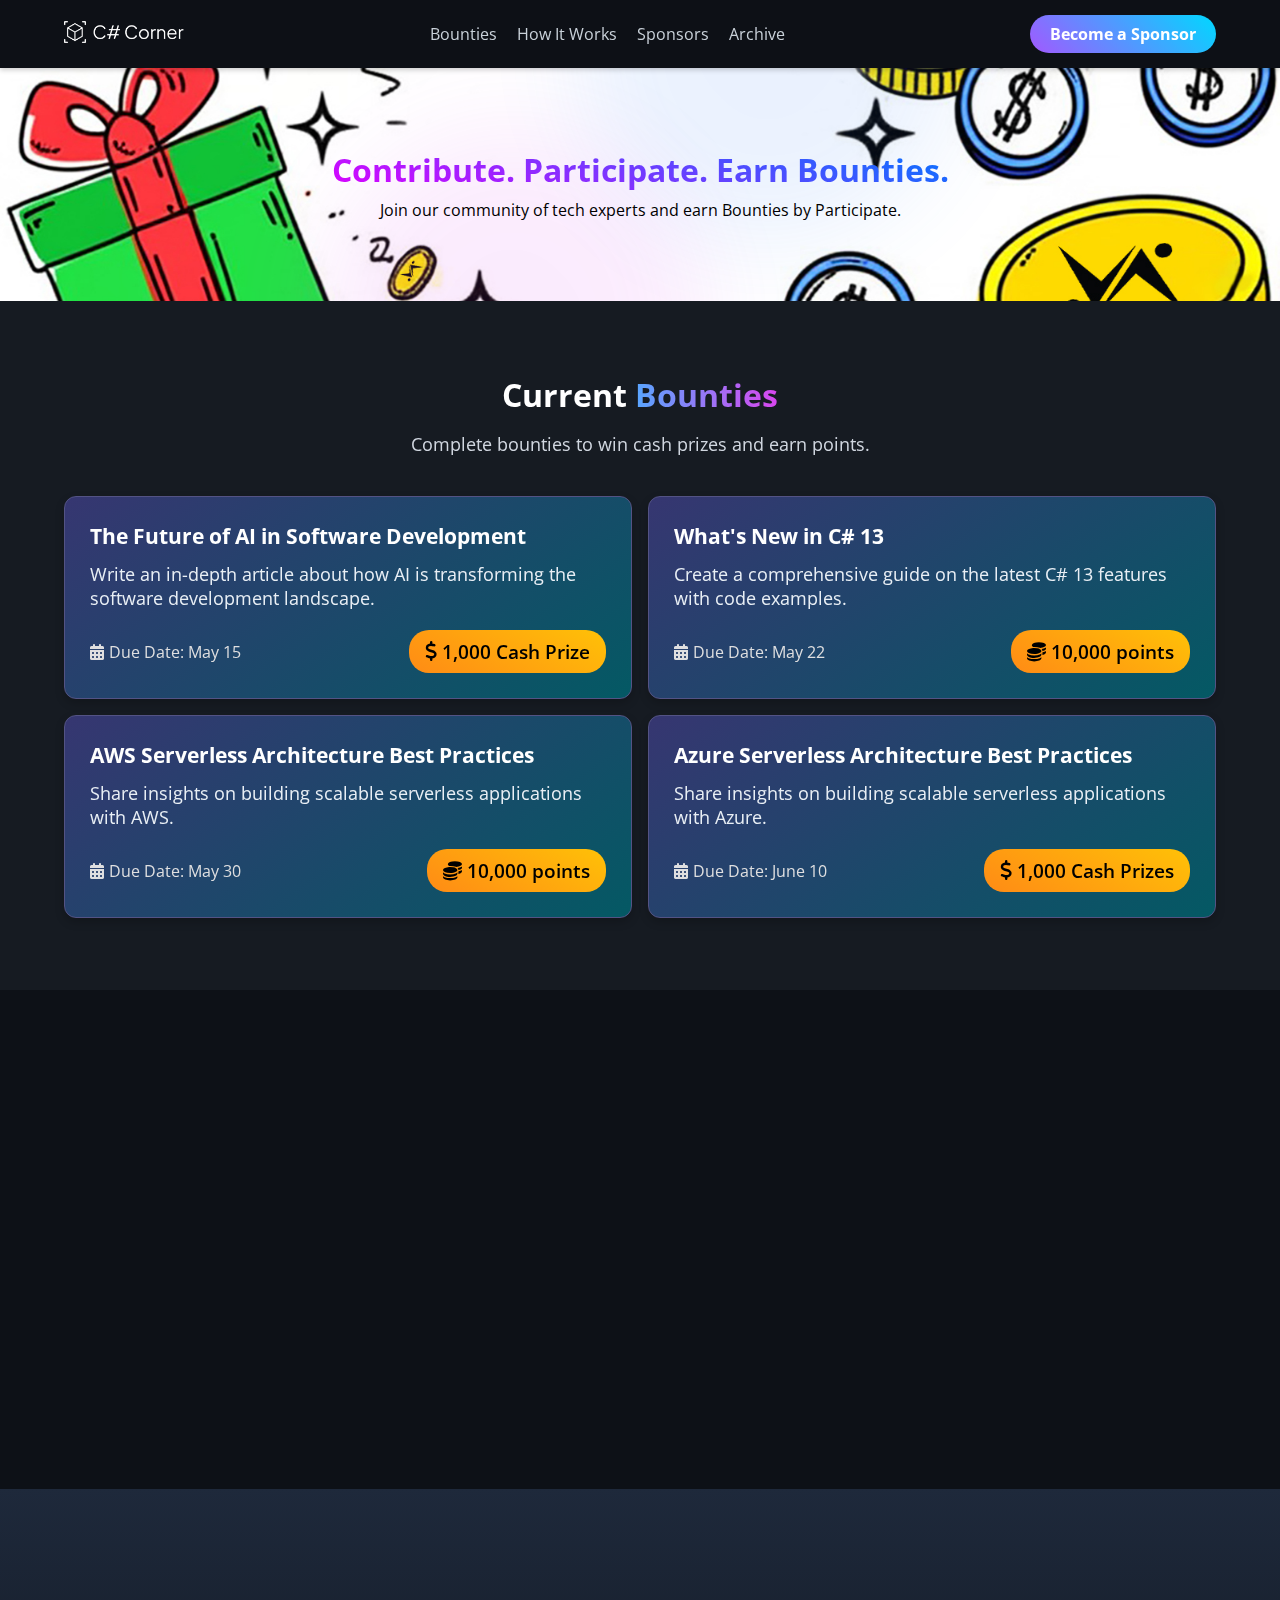
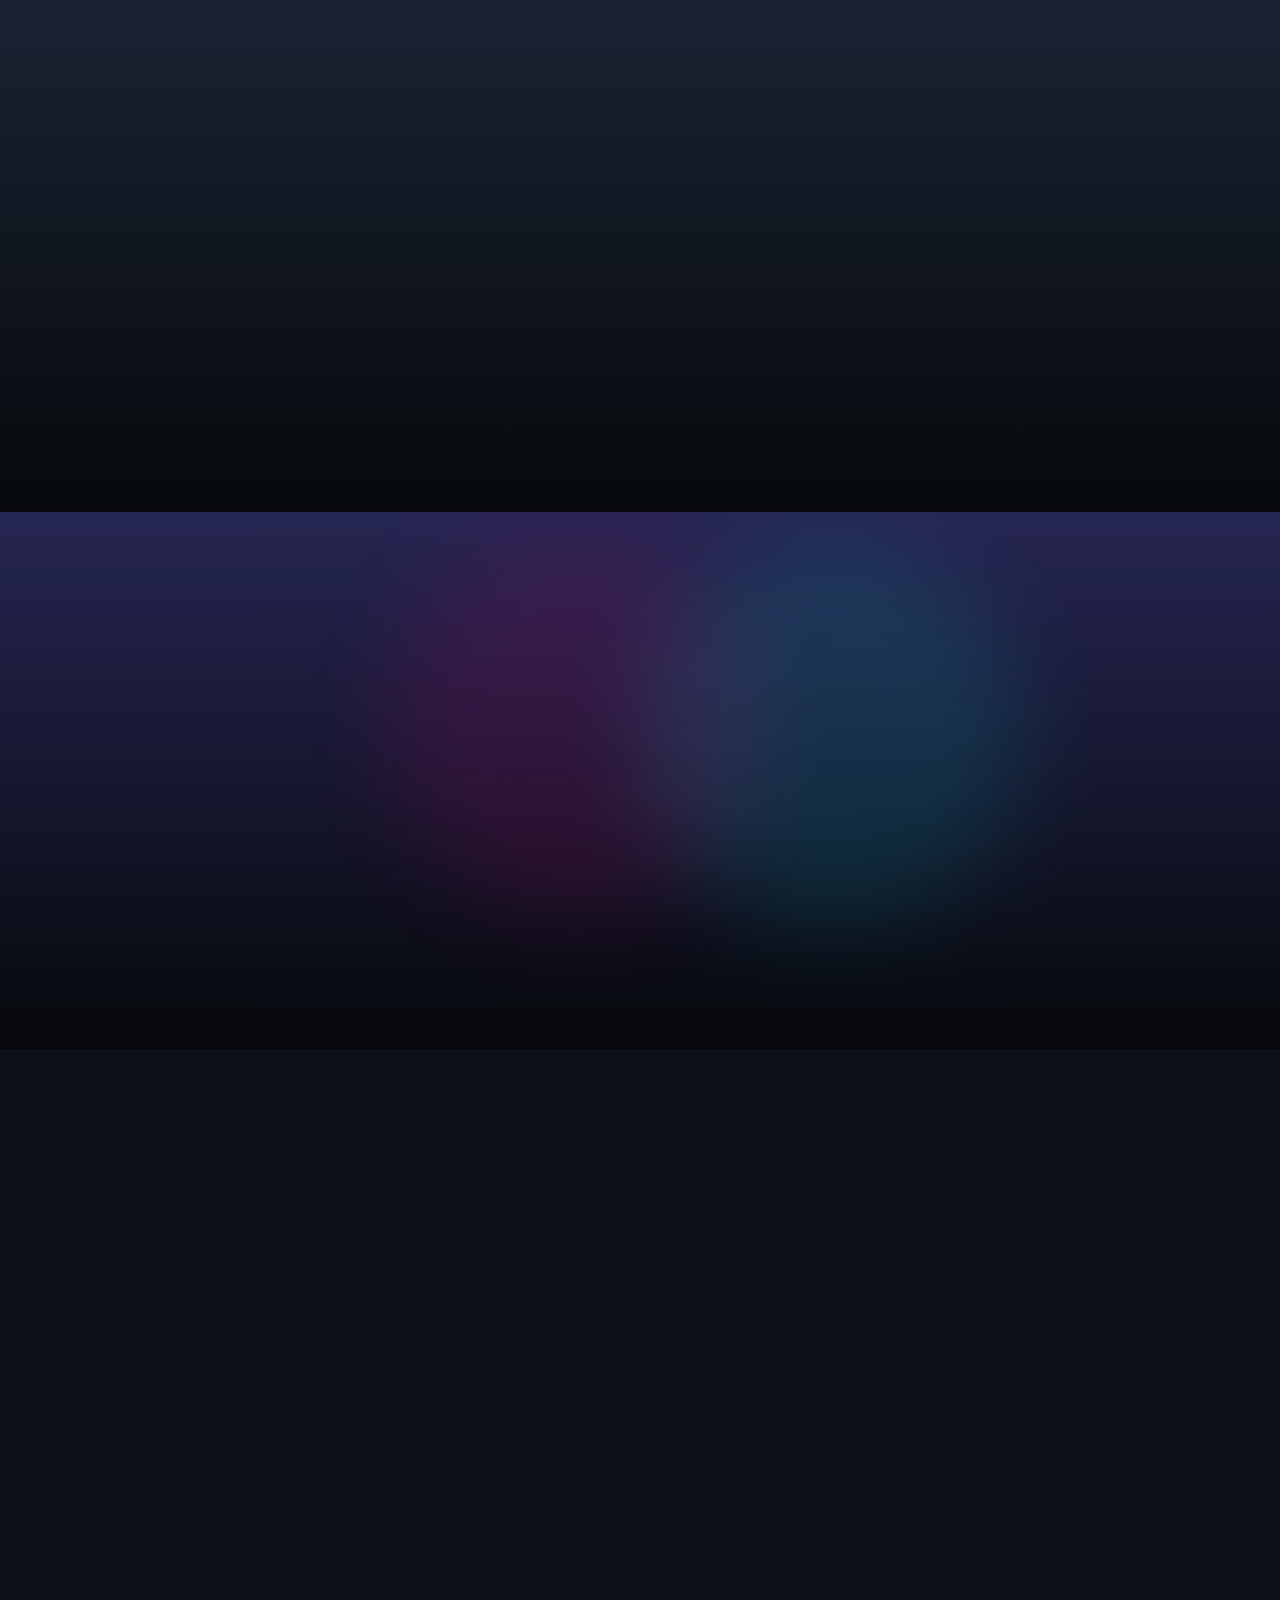
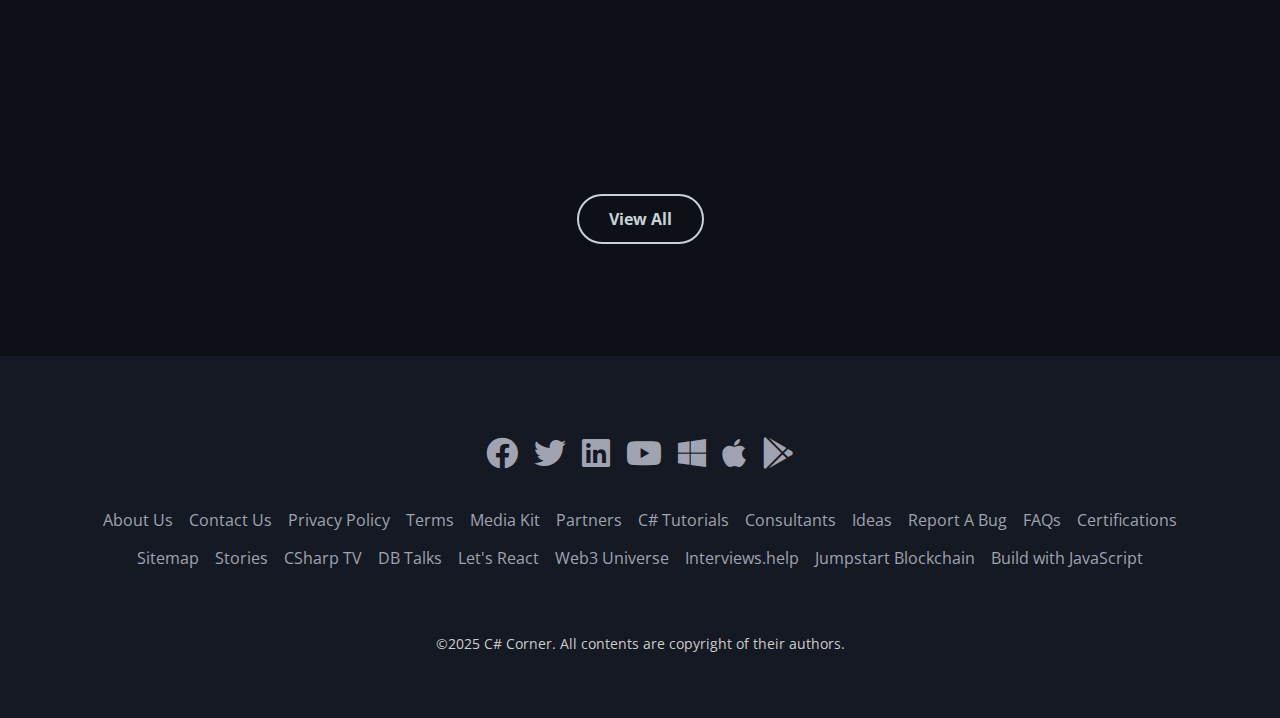
<file: index.html>
<!DOCTYPE html>
<html lang="en">
<head>
    <meta charset="UTF-8">
    <meta name="viewport" content="width=device-width, initial-scale=1.0">
    <title>C# Corner - Bounty</title>
    <link rel="stylesheet" href="https://cdnjs.cloudflare.com/ajax/libs/font-awesome/6.0.0-beta3/css/all.min.css">
    <link href="https://unpkg.com/aos@2.3.1/dist/aos.css" rel="stylesheet">
    <link rel="stylesheet" href="styles.css">
</head>
<body>
    <!-- Navigation Header -->
    <header class="navbar">
        <div class="container">
            <div class="logo">
                <a href="index.html">
                    <img src="images/logo-white.png" alt="logo" class="logo-img">
                </a>
            </div>
            <ul class="nav-links">
                <li><a href="#bounties">Bounties</a></li>
                <li><a href="#how-it-works">How It Works</a></li>
                <li><a href="#sponsors">Sponsors</a></li>
                <li><a href="#archive">Archive</a></li>
            </ul>
            <a href="#" class="btn sign-in">Become a Sponsor</a>
            <div class="menu-toggle">
                <i class="fas fa-bars"></i>
                <i class="fas fa-x"></i>
              </div>
        </div>
    </header>

   <!-- Hero Section -->
   <section id="hero" class="hero-section">
    <div class="glow-wrapper">
        <div class="glow-circle purple-glow"></div>
        <div class="glow-circle blue-glow"></div>
      </div>
    <div class="container">
        <h1><span class="highlight">Contribute. Participate. Earn Bounties.</span></h1>
        <p>Join our community of tech experts and earn Bounties by Participate.</p>
    </div>
</section>

    <!-- Current Bounty Challenges Section -->
    <section id="bounties" class="bounty-challenges">
        <div class="container">
            <h2 class="section-title aos-init aos-animate" data-aos="fade-up">Current <span class="highlight">Bounties</span></h2>
            <p class="text-center aos-init aos-animate" data-aos="fade-up" data-aos-delay="100">
                Complete bounties to win cash prizes and earn points.
            </p>
            <div class="cards">
                <a href="bounty-details-page.html" class="card aos-init aos-animate" data-aos="fade-up">
                    <h3 class="title">The Future of AI in Software Development</h3>
                    <p class="descriptions">Write an in-depth article about how AI is transforming the software development landscape.</p>
                    <div class="card-footer">
                        <div class="prize"><i class="fas fa-dollar"></i> 1,000 Cash Prize</div>
                        <div class="date">
                            <i class="fas fa-calendar-alt"></i>
                            <span>Due Date: May 15</span>
                        </div>
                    </div>
                    <!-- <a href="#" class="btn small secondary">Participate Now</a> -->
                </a>
                <a  href="bounty-details-page.html" class="card aos-init aos-animate" data-aos="fade-up">
                    <h3 class="title">What's New in C# 13</h3>
                    <p class="descriptions">Create a comprehensive guide on the latest C# 13 features with code examples.</p>
                    <div class="card-footer">
                        <div class="prize"><i class="fas fa-coins"></i> 10,000 points</div>
                        <div class="date">
                            <i class="fas fa-calendar-alt"></i>
                            <span>Due Date: May 22</span>
                        </div>
                    </div>
                    <!-- <a href="#" class="btn small secondary">Participate Now</a> -->
                </a>
                <a href="bounty-details-page.html" class="card aos-init aos-animate" data-aos="fade-up" data-aos-delay="100">
                    <h3 class="title">AWS Serverless Architecture Best Practices</h3>
                    <p class="descriptions">Share insights on building scalable serverless applications with AWS.</p>
                    <div class="card-footer">
                        <div class="prize"><i class="fas fa-coins"></i>  10,000 points</div>
                        <div class="date">
                            <i class="fas fa-calendar-alt"></i>
                            <span>Due Date: May 30</span>
                        </div>
                    </div>
                    <!-- <a href="#" class="btn small secondary">Participate Now</a> -->
                </a>
                <a href="bounty-details-page.html" class="card aos-init aos-animate" data-aos="fade-up" data-aos-delay="200">
                    <h3 class="title">Azure Serverless Architecture Best Practices</h3>
                    <p class="descriptions">Share insights on building scalable serverless applications with Azure.</p>
                    <div class="card-footer">
                        <div class="prize"><i class="fas fa-dollar"></i> 1,000 Cash Prizes</div>
                        <div class="date">
                            <i class="fas fa-calendar-alt"></i>
                            <span>Due Date: June 10</span>
                        </div>
                    </div>
                    <!-- <a href="#" class="btn small secondary">Participate Now</a> -->
                </a>
            </div>
        </div>
    </section>

    <!-- How It Works Section -->
    <section id="how-it-works" class="how-it-works">
        <div class="container">
            <h2 class="section-title aos-init aos-animate" data-aos="fade-up">How <span class="highlight">It Works</span></h2>
            <p class="text-center aos-animate" data-aos="fade-up" data-aos-delay="100">Contributing to our tech bounty program is simple. Follow these steps to start earning rewards for your knowledge.</p>
            <div class="cards">
                <div class="card aos-init aos-animate" data-aos="fade-up" data-aos-delay="200">
                    <div class="icon gbg-1">
                        <i class="fas fa-search"></i>
                    </div>
                    <h3>Choose a Bounty</h3>
                    <p>Browse our list of available bounties and select one that matches your expertise and interests.</p>
                </div>
                <div class="card aos-init aos-animate" data-aos="fade-up" data-aos-delay="300">
                    <div class="icon gbg-2">
                        <i class="fas fa-pencil-alt"></i>
                    </div>
                    <h3>Participate</h3>
                    <p>Write a high-quality, original article, eBook, or tutorial videos addressing the bounty requirements.</p>
                </div>
                <div class="card aos-init aos-animate" data-aos="fade-up" data-aos-delay="500">
                    <div class="icon gbg-4">
                        <i class="fas fa-gift"></i>
                    </div>
                    <h3>Earn Rewards</h3>
                    <p>Approved submissions earn reward points that can be redeemed for cash or exclusive perks.</p>
                </div>
            </div>
        </div>
    </section>

    <!-- Sponsor Section -->
    <section id="sponsors" class="sponsor bg-gradient-1">
        <div class="container">
            <h2 class="section-title aos-init aos-animate" data-aos="fade-up">
                💎 Diamond <span class="highlight">Sponsor</span>
            </h2>
            <p class="text-center aos-init aos-animate" data-aos="fade-up" data-aos-delay="100">
                Our premium sponsor helps make these bounties possible by supporting the tech community.
            </p>
            <div class="sponsor-cards">
            <div class="sponsor-card aos-init aos-animate"  data-aos="fade-up" data-aos-delay="200">
                <div class="sponsor-content">
                    <img src="images/sharp-logo.png" alt="" class="sponsor-logo">
                    <p>
                        Sharp Economy is an intelligent, AI-powered, and decentralized blockchain ecosystem designed for growth-focused businesses, brands, and communities that want to tokenize and reward their existing customers and users. Its primary objective is to foster member growth through innovative models such as Learn2Earn and Spend2Grow. Gamifying continuous learning, engagement, and member growth is the core goal of Sharp Economy.  
                    </p>
                    <div class="sponsor-buttons">
                        <button class="btn small secondary">Visit Website</button>
                        <button class="btn small primary ">Become a Sponsor</button>
                    </div>
                </div>
            </div>
        </div>
        </div>
    </section>


<!-- Coming Soon Section -->
<section id="coming-soon" class="coming-soon bg-gradient-2">
    <div class="glow-wrapper">
        <div class="glow-circle pink-glow"></div>
        <div class="glow-circle cyan-glow"></div>
      </div>
    <div class="container">
        <div class="coming-soon-inner aos-init aos-animate" data-aos="fade-up" data-aos-delay="100">
            <div class="coming-soon-content">
                <div class="tag">Special Bounty Launching Soon - mark your calendars!</div>
                <div class="notify-heading">Postmark: Inbox Innovators</div>
                <p class="description">
                  The email delivery service that people actually like! Join us for a special bounty event focused on email innovation,
                  best practices, and next-gen communication strategies.
                </p>
            
                <div class="info-row">
                  <span><svg xmlns="http://www.w3.org/2000/svg" width="24" height="24" viewBox="0 0 24 24" fill="none" stroke="currentColor" stroke-width="2" stroke-linecap="round" stroke-linejoin="round"><circle cx="12" cy="12" r="10"></circle><polyline points="12 6 12 12 16 14"></polyline></svg>
                     Starts in 16 days</span>
                  <span class="cash"><i class="fas fa-dollar"></i> 50 Cash Prize</span>
                </div>
            </div>
            
        <div class="countdown">
          <div class="number">16</div>
          <div class="label">Days Left</div>
        </div>
    
        <div class="divider"></div>
    
        <div class="notify">
          <span><strong>Mark your calendars!</strong> Registration opens next week.</span>
          <button class="btn small primary">Add to Calendar</button>
        </div>
    </div>
      </div>
</section>

    <!-- Archive Section -->
    <section id="archive" class="past-bounties">
        <div class="container">
            <h2 class="section-title aos-init aos-animate" data-aos="fade-up">Past <span class="highlight">Bounties</span></h2>
            <p class="text-center aos-init aos-animate" data-aos="fade-up" data-aos-delay="100">Check out these completed bounties and read the winning submissions to see what makes great content.</p>
            <div class="cards">
                <a href="bounty-details-page.html" class="card aos-init aos-animate" data-aos="fade-up" data-aos-delay="200">
                    <h3 class="title">Mastering Kubernetes for DevOps</h3>
                    <p class="descriptions">Explore the best practices for deploying and managing Kubernetes clusters in production.</p>
                </a>
                <div class="card aos-init aos-animate" data-aos="fade-up" data-aos-delay="300">
                    <h3 class="title">Building Scalable Microservices</h3>
                    <p class="descriptions">Learn how to design and implement scalable microservices architectures.</p>
                </div>
                <a href="bounty-details-page.html" class="card aos-init aos-animate" data-aos="fade-up" data-aos-delay="400">
                    <h3 class="title">Introduction to Quantum Computing</h3>
                    <p class="descriptions">Dive into the basics of quantum computing and its potential applications.</p>
                </a>
                <a href="bounty-details-page.html" class="card aos-init aos-animate" data-aos="fade-up" data-aos-delay="500">
                    <h3 class="title">Optimizing React Applications</h3>
                    <p class="descriptions">Discover techniques to improve the performance of React-based web applications.</p>
                </a>
                <a href="bounty-details-page.html" class="card aos-init aos-animate" data-aos="fade-up" data-aos-delay="600">
                    <h3 class="title">Cybersecurity Essentials</h3>
                    <p class="descriptions">Understand the key principles and practices for securing modern applications.</p>
                </a>
                <a href="bounty-details-page.html" class="card aos-init aos-animate" data-aos="fade-up" data-aos-delay="700">
                    <h3 class="title">AI-Powered Chatbots</h3>
                    <p class="descriptions">Learn how to build intelligent chatbots using natural language processing techniques.</p>
                </a>
            </div>
            <div class="cta-buttons">
                <button class="btn secondary">View All</button>
            </div>
        </div>
    </section>

    <!-- Footer Section -->
    <footer class="footer bg-dark">
        <div class="container">
          <div class="footer-social-icons">
            <a href="#"><i class="fab fa-facebook"></i></a>
            <a href="#"><i class="fab fa-twitter"></i></a>
            <a href="#"><i class="fab fa-linkedin"></i></a>
            <a href="#"><i class="fab fa-youtube"></i></a>
            <a href="#"><i class="fab fa-windows"></i></a>
            <a href="#"><i class="fab fa-apple"></i></a>
            <a href="#"><i class="fab fa-google-play"></i></a>
          </div>
      
          <div class="footer-links">
            <a href="#">About Us</a>
            <a href="#">Contact Us</a>
            <a href="#">Privacy Policy</a>
            <a href="#">Terms</a>
            <a href="#">Media Kit</a>
            <a href="#">Partners</a>
            <a href="#">C# Tutorials</a>
            <a href="#">Consultants</a>
            <a href="#">Ideas</a>
            <a href="#">Report A Bug</a>
            <a href="#">FAQs</a>
            <a href="#">Certifications</a>
            <a href="#">Sitemap</a>
            <a href="#">Stories</a>
            <a href="#">CSharp TV</a>
            <a href="#">DB Talks</a>
            <a href="#">Let's React</a>
            <a href="#">Web3 Universe</a>
            <a href="#">Interviews.help</a>
            <a href="#">Jumpstart Blockchain</a>
            <a href="#">Build with JavaScript</a>
          </div>
          
          <div class="footer-bottom">
            <p>©2025 C# Corner. All contents are copyright of their authors.</p>
          </div>
        </div>
      </footer>

    
  <script src="https://unpkg.com/aos@2.3.1/dist/aos.js"></script>
  <script>
    AOS.init();

    // Select all navbar links
    const navLinks = document.querySelectorAll('.nav-links a');
    const sections = document.querySelectorAll('section');

    // Function to update active class based on scroll position
    function updateActiveLink() {
        let currentSection = '';

        sections.forEach(section => {
            const sectionTop = section.offsetTop - 50; // Adjust for navbar height
            if (window.scrollY >= sectionTop) {
                currentSection = section.getAttribute('id');
            }
        });

        navLinks.forEach(link => {
            link.classList.remove('active');
            if (link.getAttribute('href').substring(1) === currentSection) {
                link.classList.add('active');
            }
        });
    }

    // Add scroll event listener
    window.addEventListener('scroll', updateActiveLink);


    const menuToggle = document.querySelector('.menu-toggle');
  const navLink = document.querySelector('.navbar');

  menuToggle.addEventListener('click', () => {
    navLink.classList.toggle('show-menu');
  });

  </script>
</body>
</html>
</file>
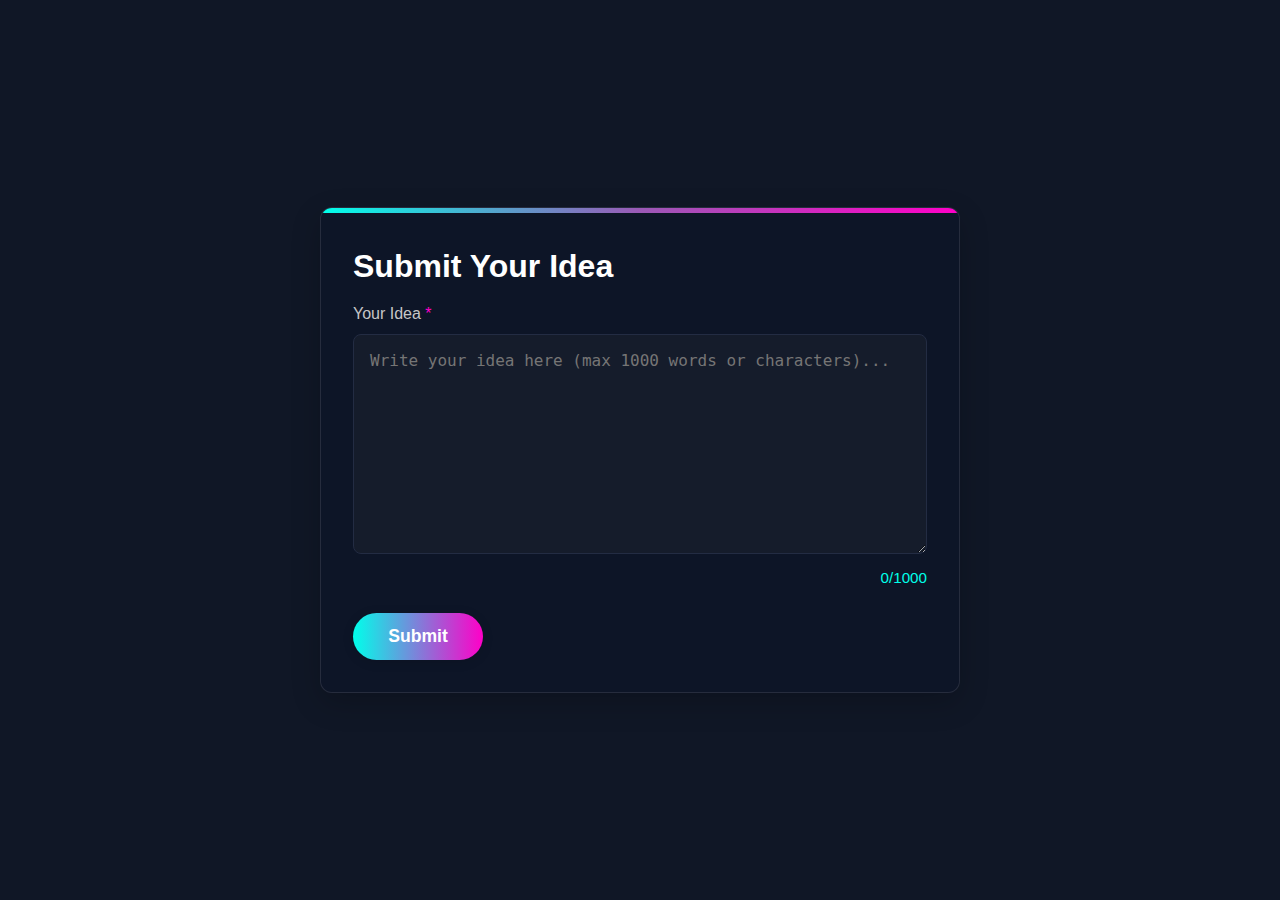
<file: submit-bounties.html>
<!DOCTYPE html>
<html lang="en">
<head>
  <meta charset="UTF-8">
  <title>Submit Bounty Entry</title>
  <meta name="viewport" content="width=device-width, initial-scale=1.0">
  <style>
    * {
      box-sizing: border-box;
      margin: 0;
      padding: 0;
    }
    body {
      background: #101726;
      font-family: "Open Sans", -apple-system, BlinkMacSystemFont, 'Segoe UI', Roboto, Oxygen, Ubuntu, Cantarell, 'Open Sans', 'Helvetica Neue', sans-serif;
      color: #e9eff5;
      min-height: 100vh;
      margin: 0;
      display: flex;
      align-items: center;
      justify-content: center;
    }
    .bounty-form-container {
      position: relative;
      overflow: hidden;
      background: rgba(13, 20, 40, 0.65);
      border: 1px solid rgba(255, 255, 255, 0.1);
      box-shadow: 0 10px 30px rgba(0, 0, 0, 0.2);
      padding: 2.5rem 2rem 2rem 2rem;
      width: 100%;
      max-width: 640px;
      margin: 2rem;
      border-radius: 12px;
    }
     .bounty-form-container::before {
      content: '';
      position: absolute;
      top: 0;
      left: 0;
      width: 100%;
      height: 5px;
      background: linear-gradient(90deg, #00ffea, #9b59b6, #ff00c8);
    z-index: 1;
}
    .bounty-form-container h2 {
      margin-top: 0;
      margin-bottom: 1.2rem;
      font-size: 2rem;
      font-weight: 700;
      color: #fff
    }
    .bounty-form{
      width: 100%;
    }
    .bounty-form label {
      display: block;
      margin-bottom: 0.7rem;
      font-size: 1rem;
      color: #c6c6c6;
    }
    .bounty-form textarea {
      width: 100%;
      min-height: 220px;
      max-height: 540px;
      resize: vertical;
      border-radius: 8px;
      border: 1.5px solid #232c43;
      background: #151c2b;
      color: #e9eff5;
      font-size: 1rem;
      padding: 1rem;
      margin-bottom: 0.7rem;
      outline: none;
      transition: border 0.2s;
    }
    .bounty-form textarea:focus {
      border: 1.5px solid #00ffea;
    }
    .bounty-form .char-count {
      text-align: right;
      font-size: 0.95rem;
      color: #00ffea;
      margin-bottom: 1.2rem;
    }
    .bounty-form button[type="submit"] {
      background: linear-gradient(90deg, #00ffea, #ff00c8);
      color: #fff;
      border: none;
      border-radius: 24px;
      padding: 0.8rem 2.2rem;
      font-size: 1.1rem;
      font-weight: 600;
      cursor: pointer;
      transition: background 0.2s;
      box-shadow: 0 2px 12px rgba(0,0,0,0.12);
      margin-top: 0.5rem;
    }
    .bounty-form button[type="submit"]:hover {
      background: linear-gradient(90deg, #ff00c8, #00ffea);
    }
  </style>
</head>
<body>
  <div class="bounty-form-container">
    <h2>Submit Your Idea</h2>
    <form class="bounty-form" id="bountyForm">
      <label for="bountyEntry">Your Idea <span style="color:#ff00c8;">*</span></label>
      <textarea id="bountyEntry" name="bountyEntry" maxlength="1000" required placeholder="Write your idea here (max 1000 words or characters)..."></textarea>
      <div class="char-count" id="charCount">0/1000</div>
      <button type="submit" id="SubmitIdeaBTN">Submit</button>
    </form>
  </div>
  <script>
    const textarea = document.getElementById('bountyEntry');
    const charCount = document.getElementById('charCount');
    const MAX_WORDS = 1000;
    const MAX_CHARS = 12000; // Allow enough characters for 1000+ words

    textarea.setAttribute('maxlength', MAX_CHARS);

   textarea.addEventListener('input', function(e) {
      let words = this.value.trim().split(/\s+/).filter(Boolean);
      if (words.length > MAX_WORDS) {
        // Only keep the first MAX_WORDS words, no trailing space
        const allowed = words.slice(0, MAX_WORDS).join(' ');
        this.value = allowed;
        // Move cursor to end
        this.selectionStart = this.selectionEnd = this.value.length;
        words = allowed.trim().split(/\s+/).filter(Boolean);
      }
      // Prevent adding space or any character after limit
      if (words.length === MAX_WORDS) {
        // If user tries to add a space or any character, block it
        const lastChar = this.value[this.value.length - 1];
        if (/\s/.test(lastChar)) {
          this.value = this.value.trimEnd();
          this.selectionStart = this.selectionEnd = this.value.length;
        }
      }
      charCount.textContent = `${words.length}/${MAX_WORDS} words`;
    });

    // Prevent form submission (demo only)
    document.getElementById('bountyForm').addEventListener('submit', function(e) {
      e.preventDefault();
      alert('Your bounty entry has been submitted!');
      textarea.value = '';
      charCount.textContent = `0/${MAX_WORDS} words`;
    });
  </script>

 
</body>
</html>
</file>
<file: styles.css>
@import url('https://fonts.googleapis.com/css2?family=Open+Sans:ital,wght@0,300..800;1,300..800&display=swap');
* {
    margin: 0;
    padding: 0;
    box-sizing: border-box;
    font-family: "Open Sans", -apple-system, BlinkMacSystemFont, 'Segoe UI', Roboto, Oxygen, Ubuntu, Cantarell, 'Open Sans', 'Helvetica Neue', sans-serif;
}
a {
    text-decoration: none;
    color: inherit;
}
.text-center {
    text-align: center !important;
}
.text-left {
    text-align: left !important;
}
.text-right {
    text-align: right !important;
}

section{
    padding:4.5rem 0;
}
.section-title {
    font-size: 2rem;
    margin-bottom: 1rem;
    color: #fff;
    text-align: center;
}
.section-title  .highlight {
    color: transparent;
    background: linear-gradient(90deg, #58a6ff, #d946ef);
    -webkit-background-clip: text;
    -webkit-text-fill-color: transparent;
}
.gbg-1{
    background:linear-gradient(135deg, #00abff, #c806e2)
  }
  .gbg-2{
    background:linear-gradient(135deg, #00ffcc, #3a47d5)
  }
  .gbg-3{ 
    background: linear-gradient(135deg, #00d2ff, #3a47d5)
  }
  .gbg-4{
    background: linear-gradient(135deg, #e91e63, #ff758c)
  }
  .gbg-5{
    background:linear-gradient(135deg, #ff758c, #ab0bc9)
  }
  .gbg-6{
    background: linear-gradient(135deg, #c806e2, #00abff)
  }
  .gbg-7{
    background: linear-gradient(135deg, #00abff, #c806e2)
  }
  .gbg-8{
    background: linear-gradient(135deg, #3a47d5, #00ffcc)
  }
  .gbg-9{
    background: linear-gradient(135deg, #ab0bc9, #ff758c)
  }
  .gbg-10{
    background: linear-gradient(135deg, #00abff, #c806e2)
  }
  .bg-gradient-1{
    background: linear-gradient(0deg, rgb(0 0 0 / 47%), #1e293b);
  }
  .bg-gradient-2{
    background: linear-gradient(0deg, rgb(0 0 0 / 47%), #262653);
  }
  .bg-gradient-3{
    background: linear-gradient(0deg, rgb(0 0 0 / 47%), #400a41);
  }
  .bg-gradient-4{
    background: linear-gradient(0deg, rgb(0 0 0 / 47%), #1e293b);
  }


.btn {
    padding: 12px 30px;
    font-size: 1rem;
    border-radius: 25px;
    transition: all 0.3s ease;
    font-weight: bold;
    cursor: pointer;
}

 .btn.primary {
    background:linear-gradient(135deg, #258da1, #5600c4);
    color: #ffffff;
    border: none;
}

 .btn.primary:hover {
    background: linear-gradient(135deg, #a259ff, #00d8ff);
}

.btn.secondary {
    background: transparent;
    color: #c9d1d9;
    border: 2px solid #c9d1d9;
}

.btn.secondary:hover {
    color: #58a6ff;
    border-color: #58a6ff;
}
.btn.small{
    font-size: 14px;
    padding: 8px 16px;
}

html {
    scroll-behavior: smooth; 
    font-size: 16px;
}

body {
    margin: 0;
    font-family: 'Roboto', sans-serif;
    background-color: #0d1117;
    color: #c9d1d9; 
}

.container {
    width: 90%;
    max-width: 1280px;
    margin: 0 auto;
}

/* Navigation Header */
header.navbar {
    background-color: #0d1117ab; 
    padding: 15px 0;
    box-shadow: 0 2px 5px rgba(0, 0, 0, 0.2);
    position: sticky;
    top: 0;
    z-index: 1000;
    backdrop-filter: blur(10px);
}

.navbar .container {
    display: flex;
    justify-content: space-between;
    align-items: center;
}

.logo img{
   width: 120px;
}


.nav-links {
    list-style: none;
    display: flex;
    gap: 20px;
    margin: 0;
    padding: 0;
}

.nav-links li {
    display: inline;
}

.nav-links a {
    text-decoration: none;
    color: #c9d1d9;
    font-size: 1rem;
    transition: color 0.3s ease;
}

.nav-links a:hover {
    color: #58a6ff;
}
.nav-links a.active {
  color: #00fff0; /* Highlight color for active link */
  border-bottom: 2px solid #00fff0; /* Optional underline */
}
.btn.sign-in {
    color: #ffffff;
    padding: 8px 20px;
    border: none;
    border-radius: 20px;
    background: linear-gradient(-135deg, #00d8ff, #a259ff); 
    font-size: 1rem;
    cursor: pointer;
    transition: transform 0.2s ease, box-shadow 0.2s ease;
}

.btn.sign-in:hover {
    background: linear-gradient(135deg, #00d8ff, #a259ff); 
   
}
.menu-toggle, .fa-x, .navbar.show-menu .fa-bars{
  display: none;
  font-size: 24px;
  cursor: pointer;
}

/* Hero Section */
.glow-wrapper {
    position: absolute;
    top: 0;
    left: 0;
    right: 0;
    bottom: 0;
    overflow: hidden;
    z-index: 0;
  }
  
  .glow-circle {
    position: absolute;
    width: 24rem; /* 96 * 0.25rem = 24rem */
    height: 24rem;
    border-radius: 50%;
    filter: blur(48px); /* Tailwind's blur-3xl is about 48px */
    animation: pulseSlow 6s ease-in-out infinite;
    opacity: 0.1;
  }
  
  .purple-glow {
    top: 25%;
    left: 25%;
    background-color: #d946ef; /* neon-purple equivalent */
  }
  
  .blue-glow {
    bottom: 25%;
    right: 25%;
    background-color: #3b82f6; /* neon-blue equivalent */
  }
  .pink-glow {
    top: 25%;
    left: 30%;
    background-color: #ff0084; /* neon-purple equivalent */
  }
  
  .cyan-glow {
    bottom:18%;
    right: 20%;
    background-color: #00ffff; /* neon-blue equivalent */
  }
  /* Custom animation */
  @keyframes pulseSlow {
    0%, 100% {
      transform: scale(1);
      opacity: 0.1;
    }
    50% {
      transform: scale(1.05);
      opacity: 0.2;
    }
  }

  
.hero-section {
    padding: 5rem 0;
    /* background: radial-gradient(circle at center, #0d1117, #161b22); */
    text-align: center;
    color: #ffffff;
    position: relative;
    background: url(images/hero-banner.jpg) no-repeat;
    background-position: center center;
    background-size: cover;
    max-width: 1280px;
    margin: auto;
}
.hero-section .container{
    position: relative;
    z-index: 1; /* Ensure text is above the background */
}
.hero-section h1 {
    font-size: 2rem;
    font-weight: bold;
    margin-bottom: 0.5rem;
    color: #ffffff;
}

.hero-section h1 .highlight {
    background: linear-gradient(197deg, #0077ff, #de00ff);
    -webkit-background-clip: text;
    -webkit-text-fill-color: transparent;
}

.hero-section p {
    font-size: 1rem;
    color: #000;
}

.cta-buttons {
    margin-top: 40px;
    margin-bottom: 40px;
    display: flex;
    justify-content: center;
    gap: 20px;
} 

/* Bounty Challenges Section */
.bounty-challenges {
    background-color: #161b22; /* Slightly lighter section background */
}
.bounty-challenges .cards, .past-bounties .cards{
    display: grid;
    grid-template-columns: repeat(auto-fit, minmax(600px, 1fr));
    gap: 1rem;
    position: relative;
}
.bounty-challenges .card, .past-bounties .cards{
    width: auto;
}

.bounty-challenges p {
    font-size: 1.1rem;
    margin-bottom: 35px;
    color: #d1d7e0;
}
.prize {
  font-size: 1.2rem;
  font-weight: 600;
  color: rgb(0 0 0);
  background: linear-gradient(30deg, #ff8b15, #FFC107);
  padding: 0.5rem 1rem;
  border-radius: 20px;
}
.date{
    display: flex;
    align-items: center;
    gap:5px;
    line-height: 14px;
}
.date svg{
    width: 16px;
    height: 16px;
}
.cards {
    display: grid;
    grid-template-columns: repeat(auto-fit, minmax(333px, 1fr));
    gap: 1rem;
    margin-top: 40px;
}

.card {
    background: linear-gradient(325deg, rgb(4, 89, 100), #363671);
    padding: 25px;
    border-radius: 12px;
    width: auto;
    text-align: left;
    box-shadow: 0 4px 10px rgba(0, 0, 0, 0.2);
    transition: transform 0.2s ease, box-shadow 0.2s ease;
    border: 1px solid #535384;
    position: relative;
    transition: all 0.3s ease;
    cursor: pointer;
}

.card:hover {
  border-color:#b2b2ff;
  background: linear-gradient(325deg, rgb(1, 111, 126), #474790);
  /* background: linear-gradient(-90deg, rgb(0 0 0 / 47%), #262653); */
}
.past-bounties .card {
  background: #201e30 !important;
}
.card h3 {
    font-size: 1.3rem;
    margin-bottom: 12px;
    color: #ffffff;
}

.card p {
    font-size: 1.1rem;
    margin-bottom: 20px;
    color: #e9eff5 ;
    min-height: 40px;
}

.card-footer {
    display: flex;
    flex-direction: row-reverse;
    justify-content:space-between;
    align-items: center;
    gap: 1rem;
    font-size: 1rem;
    color: #dfdfe0;
}
.card .btn.small{
  display: none;
}


/* Community Highlights Section - Dark Theme */
.community-highlights {
    background-color: #161b22; /* Dark background */
    padding: 60px 20px;
    color: #c9d1d9; /* Light text color */
    display: none;
}

.community-highlights p {
    font-size: 1.2rem;
    margin-bottom: 40px;
    color: #d1d7e0; /* Slightly lighter text for descriptions */
}


.community-highlights .card p {
    font-size: 1rem;
    margin-bottom: 20px;
    color: #8b949e; /* Muted text for card descriptions */
}

/* How It Works Section */
.how-it-works{
    position: relative;
}
.how-it-works::before {
    content: "";
    position: absolute;
    top: 0px;
    left: 0px;
    width: 100%;
    height: 100%;
    opacity: 0.9;
    z-index: -1;
    background: url(images/grid-svg-image.svg) center center / cover no-repeat;
    background-attachment: fixed;
    opacity: 0.5;
}
.how-it-works .cards {
    grid-template-columns: repeat(auto-fit, minmax(220px, 1fr));
}
.how-it-works .card {
    background:linear-gradient(0deg, rgb(36 31 40 / 68%), #1e293b);
    color: #fff;
    padding: 1.8rem 1rem;
    border-radius: 10px;
    text-align: center;
    flex: 1;
    box-shadow: 0 4px 6px rgba(0, 0, 0, 0.1);
    transition: transform 0.3s ease;
}

.how-it-works .card:hover {
    transform: translateY(-10px);
}

.how-it-works .icon {
    width: 48px;
    height: 48px;
    border-radius: 5px;
    font-size: 1.5rem;
    text-align: center;
    padding: 8px;
    color: #fff;
    margin: auto;
    margin-bottom: 15px;
}

.how-it-works h3 {
    font-size: 20px;
    margin-bottom: 10px;
}

.how-it-works p {
    font-size: 16px;
    line-height: 1.5;
    margin-bottom: 0;
}

/* Sponsor Section Styles */
.sponsor-card {
    display: flex;
    background: #1a1a2e;
    border-radius: 12px;
    padding: 2rem 1.5rem;
    margin: 40px auto;
    box-shadow: 0 4px 10px rgba(0, 0, 0, 0.2);
    max-width: 800px;
}
/* .sponsor-cards{
    display: grid;
    grid-template-columns: repeat(auto-fit, minmax(290px, 1fr));
    gap: 20px;
} */
.sponsor-content {
    flex: 1;
}
.sponsor-logo{
    width: 200px;
}
.sponsor-content h3 {
    font-size: 24px;
    color: #fff;
    margin-bottom: 10px;
    text-transform: capitalize;
}

.sponsor-content p {
    font-size: 1rem;
    color: #e9eff5;
    line-height: 1.6;
    margin-bottom: 20px;
    font-weight: 300;
}

.sponsor-buttons {
    display: flex;
    gap: 10px;
}

.sponsor-footer {
    margin-top: 30px;
    text-align: center;
}

.sponsor-footer h3 {
    font-size: 2rem;
    color: #fff;
    margin-bottom: 10px;
}

.sponsor-footer p {
    font-size: 16px;
    color: #ccc;
    margin-bottom: 40px;
}
/* Coming Soon Section */
.coming-soon {
    position: relative;
    overflow: hidden;
}
.coming-soon-inner{
    color: #ffffff;
    padding: 40px 20px;
    border-radius: 10px;
    background-color: #1a1a2e;
    position: relative;
    max-width: 800px;
    margin:0px auto;
    border: 1px solid #363652;
}
.coming-soon .glow-wrapper{
    top: -150px;
}
.coming-soon-content{
    max-width: 540px;
}
.tag{
  display: inline-block;
  color: #00e2ff;
  font-size: 1rem;
  }

.notify-heading {
    font-size: 1.5rem;
    margin: 10px 0;
    color: #ffffff;
  }

  .description {
    font-size:1rem;
    color: #cbd5e1;
    margin-bottom: 30px;
    max-width: 600px;
    font-weight: 300;
  }

  .info-row {
    display: flex;
    align-items: center;
    gap: 16px;
  }

  .info-row span {
    display: flex;
    align-items: center;
    gap: 8px;
    font-size: 1rem;
    background: #1c1c2e;
    padding: 10px 16px;
    border-radius: 8px;
  }

  .info-row .cash {
    font-size: 1.2rem;
    font-weight: 600;
    color: rgb(0 0 0);
    background: linear-gradient(30deg, #ff8b15, #FFC107);
    padding: 0.5rem 1rem;
    border-radius: 20px;
  }

  .countdown {
    position: absolute;
    top: 50px;
    right:50px;
    text-align: center;
    border-radius: 50%;
    border: 4px solid #00e5ff;
    background: #0f0f1a;
    width: 140px;
    height: 140px;
    display: flex;
    flex-direction: column;
    justify-content: center;
    box-shadow: 0 0 20px #00f0ff, 0 0 40px #7900ff33 inset;
  }

  .countdown .number {
    font-size: 32px;
    font-weight: bold;
    background: linear-gradient(to right, #00e5ff, #c084fc);
    -webkit-background-clip: text;
    -webkit-text-fill-color: transparent;
  }

  .countdown .label {
    font-size: 14px;
    color: #d1d5db;
  }

  .divider {
    border-top: 1px solid #2e2e40;
    margin: 30px 0;
  }

  .notify {
    display: flex;
    justify-content: space-between;
    align-items: center;
  }

  .notify span {
    color: #cbd5e1;
  }

  .notify span strong {
    color: #ffffff;
  }



  @media (max-width: 768px) {
    .countdown {
      position: static;
      margin-top: 30px;
      margin-left: auto;
      margin-right: auto;
    }

    .footer {
      flex-direction: column;
      gap: 16px;
    }
  }

/* Footer Section */
.footer {
    background: #151923;
    color: #A0A3B1;
    padding: 60px 20px;
    font-family: 'Syne', sans-serif;
  }
  
  .footer .container {
    max-width: 1280px;
    margin: 0 auto;
    display: flex;
    flex-wrap: wrap;
    justify-content: center;
    gap: 20px;
  }
  
  .footer-grid {
    display: grid;
    grid-template-columns: repeat(auto-fit, minmax(200px, 1fr));
    gap: 20px;
  }
  
  .footer-column {
    margin-bottom: 20px;
  }
  
  .footer-title {
    font-size: 1.2rem;
    font-weight: 700;
    margin-bottom: 15px;
    color: #00ffff;
  }
  
  .footer-column ul {
    list-style: none;
    padding: 0;
  }
  
  .footer-column ul li {
    margin-bottom: 10px;
  }
  
  .footer-column ul li a {
    color: #d3d5dd;
    text-decoration: none;
    font-size: 0.9rem;
    transition: color 0.3s ease;
  }
  
  .footer-column ul li a:hover {
    color: #00ffff;
  }
  
  .footer-social-icons{
    display: flex;
    gap: 1rem;
    margin-top: 15px;
  }
  
  .footer-social-icons a {
    color: #A0A3B1;
    font-size: 2rem;
    transition: color 0.3s ease, transform 0.3s ease;
  }
  
  .footer-social-icons a:hover {
    color: #00ffff;
    transform: scale(1.1);
  }
  .footer-links{
    display: flex;
    gap: 1rem;
    margin-top: 15px;
    justify-content: center;
    flex-wrap: wrap;
  }
  .footer-bottom {
    text-align: center;
    margin-top: 40px;
    font-size: 0.9rem;
    color: #cccccc;
  }
  
  .footer-bottom p {
    margin: 5px 0;
  }
  
  .footer-bottom p a {
    color: #00ffff;
    text-decoration: none;
  }
  
  .footer-bottom p a:hover {
    text-decoration: underline;
  }
  
  /* Responsive */
  @media (max-width:768px) {
    .btn.sign-in{
      display: none;
    }
    .navbar .nav-links {
        display: none;
        flex-direction: column;
        align-items: end;
        position: absolute;
        top: 56px;
        right:0px;
        background: #0a0f1f;
        box-shadow: 0 4px 6px rgba(0, 0, 0, 0.1);
        padding: 1rem;
        border-radius: 0;
        width: 200px;
        min-height: calc(100vh - 57px);
        transition: all 0.3s ease-in-out;
        z-index: 1000;
    }
    .menu-toggle, .navbar.show-menu  .nav-links, .navbar.show-menu .fa-x{
        display: flex;
    }
    .hero-section{
      overflow: hidden;
    }
     .bounty-challenges .cards, .past-bounties .cards {
        grid-template-columns: 100%;
    }

    .card-footer {
    flex-direction: column;
    }

    .footer .container {
      flex-direction: column;
      align-items: center;
      text-align: center;
    }
  
    .footer-grid {
      grid-template-columns: 1fr;
    }
  
    .social-icons {
      justify-content: center;
    }
  }
@media screen and (max-width: 1280px) {
  .bounty-challenges .cards, .past-bounties .cards{
    display: grid;
    grid-template-columns: repeat(auto-fit, minmax(400px, 1fr));
  }
  
}
</file>
